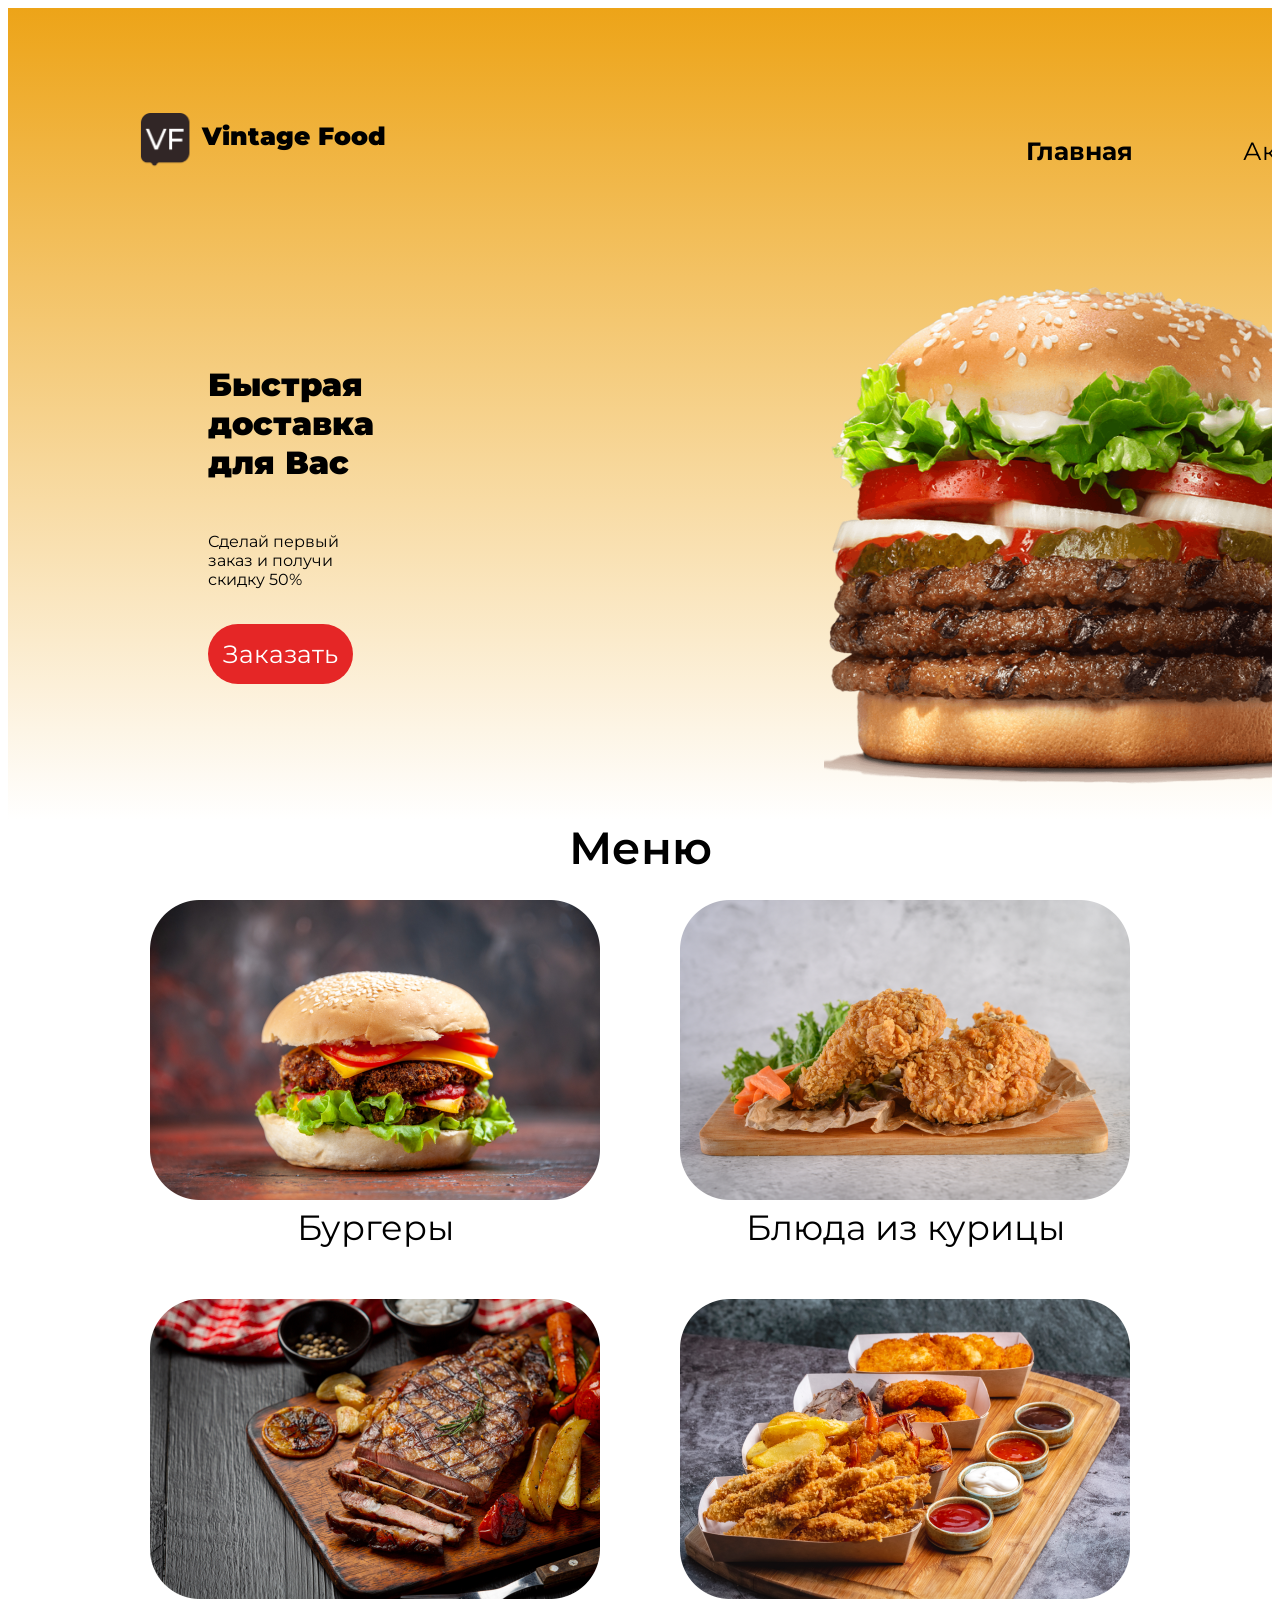
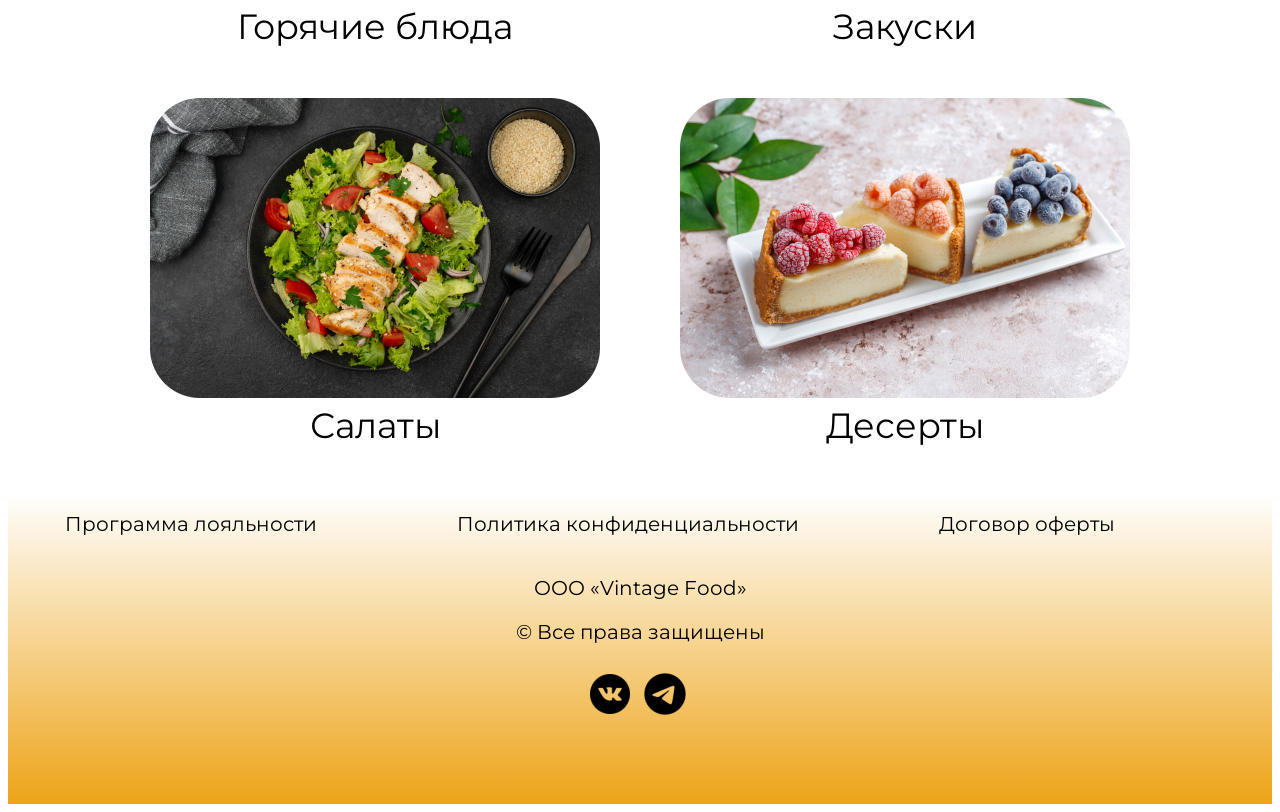
<file: index.html>
<!DOCTYPE html>
<html lang="ru">
<head>
    <meta charset="UTF-8">
    <meta name="viewport" content="width=device-width, initial-scale=1.0">
    <title>Vintage Food</title>
    <link rel="stylesheet" href="style.css">
</head>
<body>
<header>
    <div class="logodiv left">
        <img src="icon.png" width="64px" height="64px" align="middle"><span class="logotext">Vintage Food</span>
    </div>
    <nav>
        <ul>
            <li><span class="buttontext">Главная</span></li>
            <li>Акции</li>
            <li>О нас</li>
            <li><img src="shopicon.png" height="70px" width="70px"></li>
        </ul>
    </nav>
    <div class="hero">
        <div class="herotext left">
            <p class="herotext1">Быстрая доставка для Вас</p>
            <p class="herotext2">Сделай первый заказ и получи скидку 50%</p>
            <a href="#" class="order order-oval"><span class="ordertext">Заказать</span></a>
        </div>
        <div class="heroimg">
            <img src="burger.png" width="540px" height="600px">
        </div>
    </div>
</header>

<span class="menutext">Меню</span>
<div class="menupics">
<figure><img class="foodpic" src="Картинка _Бургеры_.png"><figcaption>Бургеры</figcaption></figure>
<figure><img class="foodpic" src="Картинка _Блюда из курицы_.png"><figcaption>Блюда из курицы</figcaption></figure>
<figure><img class="foodpic" src="Картинка _Горячие блюда_.png"><figcaption>Горячие блюда</figcaption></figure>
<figure><img class="foodpic" src="Картинка _Закуски_.png"><figcaption>Закуски</figcaption></figure>
<figure><img class="foodpic" src="Картинка _Салаты_.png"><figcaption>Салаты</figcaption></figure>
<figure><img class="foodpic" src="Картинка _Десерты_.png"><figcaption>Десерты</figcaption></figure>
</div>

<footer>
    <div class="info">
        <ul>
        <li><p>Программа лояльности</p></li>
        <li><p>Политика конфиденциальности</p></li>
        <li><p>Договор оферты</p></li>
        </ul>
    </div>
    <p class="links">ООО «Vintage Food»</p>
    <p class="links">© Все права защищены</p>
    <div class="linkpics">
        <img class="linkimg" src="VK Circled.png" width="50px" height="50px"><img class="linkimg" src="Telegram.png" width="60px" height="60px">
    </div>
</footer>
</body>

</html>
</file>
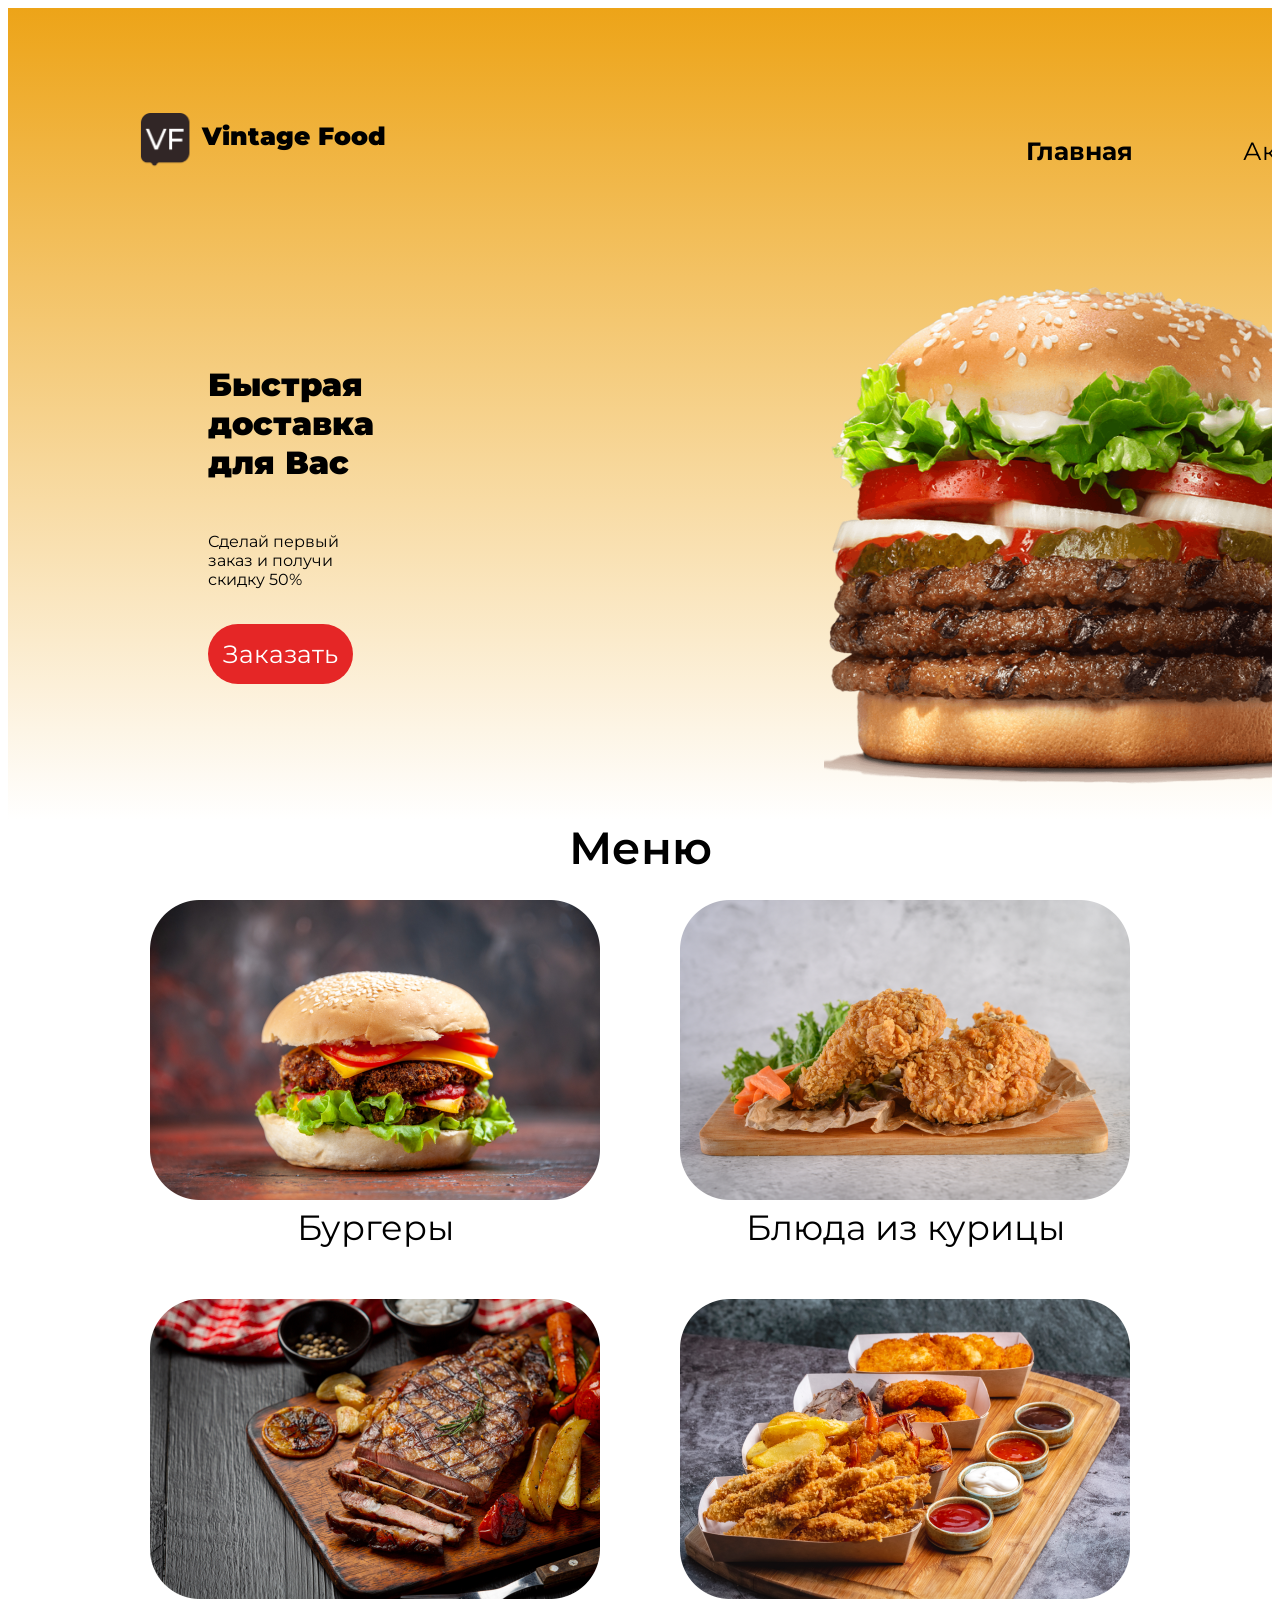
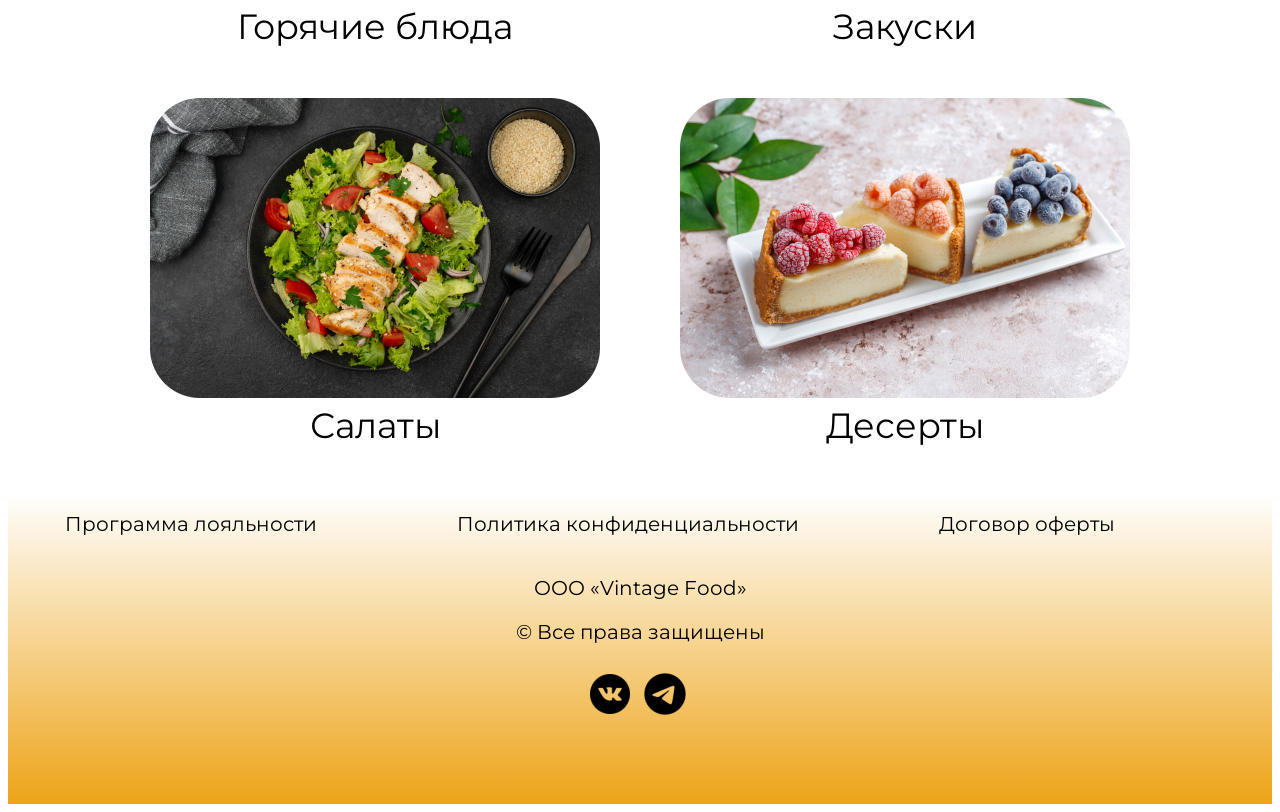
<file: Vintagefood.html>
<!DOCTYPE html>
<html lang="ru">
<head>
    <meta charset="UTF-8">
    <meta name="viewport" content="width=device-width, initial-scale=1.0">
    <title>Vintage Food</title>
    <link rel="stylesheet" href="style.css">
</head>
<body>
<header>
    <div class="logodiv left">
        <img src="icon.png" width="64px" height="64px" align="middle"><span class="logotext">Vintage Food</span>
    </div>
    <nav>
        <ul>
            <li><span class="buttontext">Главная</span></li>
            <li>Акции</li>
            <li>О нас</li>
            <li><img src="shopicon.png" height="70px" width="70px"></li>
        </ul>
    </nav>
    <div class="hero">
        <div class="herotext left">
            <p class="herotext1">Быстрая доставка для Вас</p>
            <p class="herotext2">Сделай первый заказ и получи скидку 50%</p>
            <a href="#" class="order order-oval"><span class="ordertext">Заказать</span></a>
        </div>
        <div class="heroimg">
            <img src="burger.png" width="540px" height="600px">
        </div>
    </div>
</header>

<span class="menutext">Меню</span>
<div class="menupics">
<figure><img class="foodpic" src="Картинка _Бургеры_.png"><figcaption>Бургеры</figcaption></figure>
<figure><img class="foodpic" src="Картинка _Блюда из курицы_.png"><figcaption>Блюда из курицы</figcaption></figure>
<figure><img class="foodpic" src="Картинка _Горячие блюда_.png"><figcaption>Горячие блюда</figcaption></figure>
<figure><img class="foodpic" src="Картинка _Закуски_.png"><figcaption>Закуски</figcaption></figure>
<figure><img class="foodpic" src="Картинка _Салаты_.png"><figcaption>Салаты</figcaption></figure>
<figure><img class="foodpic" src="Картинка _Десерты_.png"><figcaption>Десерты</figcaption></figure>
</div>

<footer>
    <div class="info">
        <ul>
        <li><p>Программа лояльности</p></li>
        <li><p>Политика конфиденциальности</p></li>
        <li><p>Договор оферты</p></li>
        </ul>
    </div>
    <p class="links">ООО «Vintage Food»</p>
    <p class="links">© Все права защищены</p>
    <div class="linkpics">
        <img class="linkimg" src="VK Circled.png" width="50px" height="50px"><img class="linkimg" src="Telegram.png" width="60px" height="60px">
    </div>
</footer>
</body>
</html>
</file>
<file: style.css>
@import url('https://fonts.googleapis.com/css2?family=Montserrat:ital,wght@0,100..900;1,100..900&family=Roboto:ital,wght@0,100;0,300;0,400;0,500;0,700;0,900;1,100;1,300;1,400;1,500;1,700;1,900&display=swap');
body {
    font-family: Montserrat, sans-serif;
    color: black;
    font-size: 25px;
}
header {
    background: linear-gradient(180deg, #EDA418, white);
    overflow: hidden;
}
.left {
    float: left;
}
.logotext {
    font-weight: 1000;
}
.logodiv {
    margin: 105px 600px 0 130px;
}
nav {
    margin: 105px 0 0 0;
}
nav ul {
    display: flex;
    list-style: none;
    align-items: center;
}
nav ul li {
    margin: 0 110px 0 0;
}
.buttontext {
    font-weight: 700;
}
.hero {
    display: flex;
    align-items: center;
}
.herotext {
    margin: 0 450px 0 200px;
}
.herotext1 {
    font-weight: 900;
    font-size: 32px;
    margin: 0 0 50px 0;
}
.herotext2 {
    font-size: 16px;
    margin: 0 0 50px 0;
}
.order-oval {
    width: 140px;
    height: 60px;
    box-sizing: border-box;
    text-align: center;
    color: white;
    text-decoration: none;
    background-color: #E52626;   
    border-radius: 35px;
    position: relative;
    padding: 15px;
}
.foodpic {
    width: 450px;
    height: 300px;
}
.order:hover {
    background-color: #E54040;
}
.order:active {
    background-color: #AA0000;
}
.menutext {
    font-size: 45px;
    font-weight: 600;
    display: flex;
    justify-content: center;

}
.menupics {
    display: flex;
    flex-wrap: wrap;
    justify-content: center;
}
figcaption {
    display: flex;
    justify-content: center;
    font-size: 35px;
}
footer {
    font-size: 20px;
    background: linear-gradient(360deg, #EDA418, white);
}
.info ul {
    list-style: none;
    display: flex;
    justify-content: center;
}
.info ul li {
    margin: 0 140px 0 0;
}
.links {
    display: flex;
    justify-content: center;
}
.linkpics {
    display: flex;
    justify-content: center;
    align-items: center;
}
footer {
    padding: 0 0 80px 0;
}
</file>
